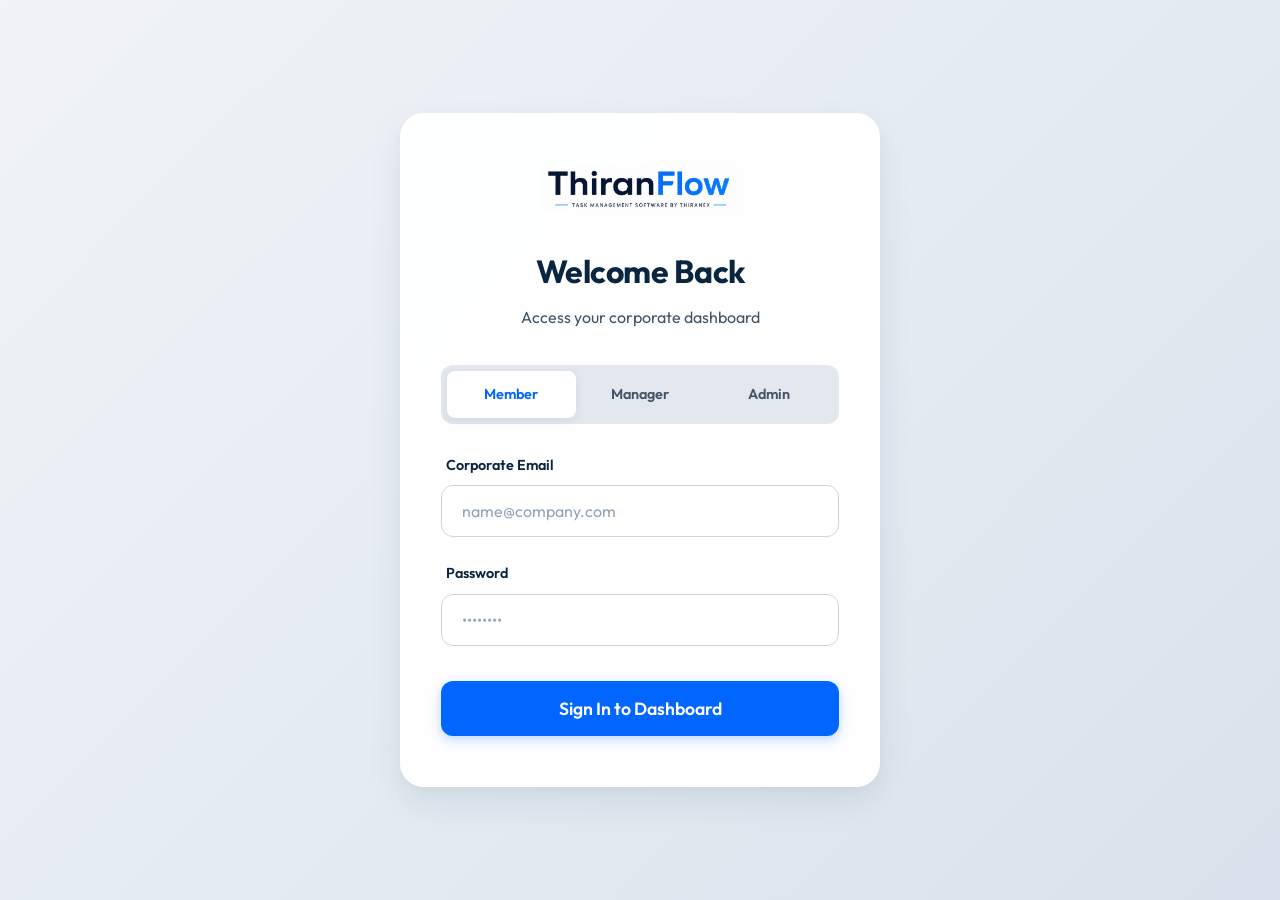
<file: index.html>
<!DOCTYPE html>
<html lang="en">
<head>
    <meta charset="UTF-8">
    <meta name="viewport" content="width=device-width, initial-scale=1.0">
    <title>ThiranFlow by Thirenex - Internal Task Management Portal</title>
    <script>
        // Check authentication state
        const user = localStorage.getItem('teamflow_user');
        if (user) {
            window.location.replace('dashboard.html');
        } else {
            window.location.replace('login.html');
        }
    </script>
    <link rel="icon" type="image/png" href="fav.png">
    <link rel="manifest" href="manifest.json">
</head>
<body>
    <p>Redirecting...</p>
</body>
</html>
</file>
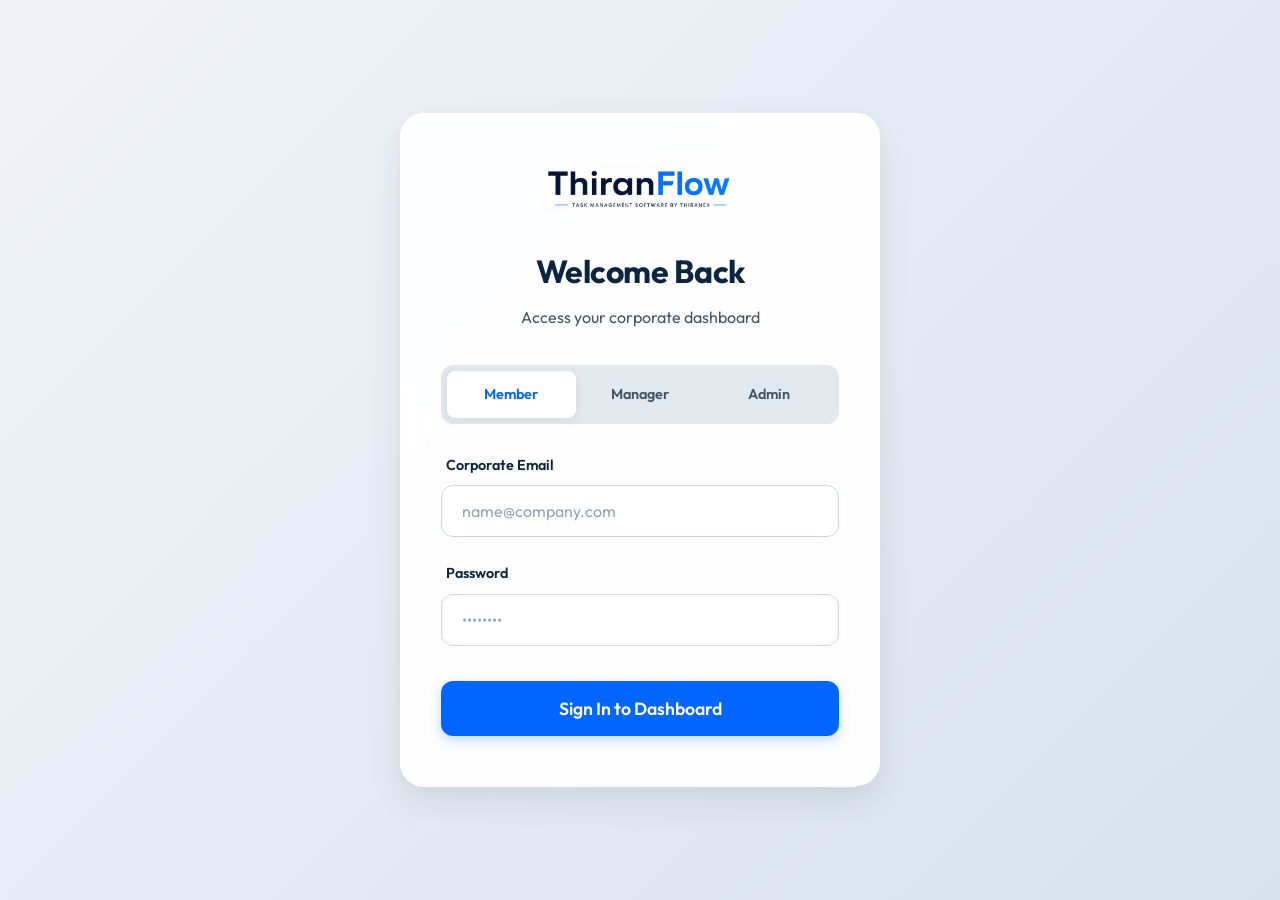
<file: linkedin.html>
<!DOCTYPE html>
<html lang="en">
<head>
    <meta charset="UTF-8">
    <meta name="viewport" content="width=device-width, initial-scale=1.0">
    <title>ThiranFlow by Thirenex - Daily LinkedIn</title>
    <link rel="stylesheet" href="style.css">
    <style>
        .submission-card { max-width: 600px; margin: 0 auto; }
        .status-banner { padding: 15px; border-radius: 6px; margin-bottom: 20px; text-align: center; font-weight: bold; }
        .status-pending { background-color: var(--warning); color: #000; }
        .status-submitted { background-color: var(--success); color: #fff; }
    </style>
    <link rel="icon" type="image/png" href="fav.png">
    <link rel="manifest" href="manifest.json">
</head>
<body>
    <div class="app-container">
        <!-- Sidebar -->
        <aside class="sidebar">
            <div class="sidebar-brand" style="padding: 15px 0; text-align: center;"><img src="logo.png" alt="ThiranFlow Logo" style="max-width: 100%; max-height: 60px;"></div>
            <ul class="sidebar-nav">
                <li><a href="dashboard.html">Dashboard</a></li>
                <li><a href="tasks.html">Tasks</a></li>
                <li><a href="linkedin.html" class="active">Daily LinkedIn</a></li>
                <li class="admin-only d-none"><a href="users.html">Team Members</a></li>
                <li class="admin-only d-none"><a href="reports.html">Reports</a></li>
                <li><a href="profile.html">My Profile</a></li>
            </ul>
        </aside>

        <main class="main-content">
            <header class="top-header">
                <div><span style="font-weight: 500; font-size: 1.1rem;">Daily LinkedIn Post</span></div>
                <div class="header-right">
                    <div style="text-align: right; line-height: 1.2;">
                        <strong id="header-user-name">Loading...</strong><br>
                        <small id="header-user-role" class="text-muted"></small>
                    </div>
                    <button class="btn btn-secondary" id="logout-btn">Logout</button>
                </div>
            </header>

            <div class="content-area">
                <!-- User View -->
                <div id="user-view" class="card submission-card d-none">
                    <h3 style="margin-bottom: 20px;">Today's Submission</h3>
                    <div id="submission-status" class="status-banner status-pending">Status: Checking...</div>
                    
                    <form id="linkedin-form">
                        <div class="form-group">
                            <label>LinkedIn Post URL</label>
                            <input type="url" id="post-url" class="form-control" required placeholder="https://linkedin.com/posts/...">
                        </div>
                        <button type="submit" class="btn btn-primary" id="btn-submit-linkedin" style="width: 100%;">Submit Today's Post</button>
                    </form>
                </div>

                <!-- Admin View -->
                <div id="admin-view" class="d-none">
                    <div style="display:flex; justify-content:space-between; align-items:center; margin-bottom: 20px;">
                        <h3>All LinkedIn Submissions</h3>
                        <input type="date" id="filter-date" class="form-control" style="width: auto;">
                    </div>
                    
                    <div class="card table-responsive">
                        <table>
                            <thead>
                                <tr>
                                    <th>Employee</th>
                                    <th>Status</th>
                                    <th>Post Link</th>
                                    <th>Submitted Time</th>
                                    <th>Actions</th>
                                </tr>
                            </thead>
                            <tbody id="admin-linkedin-tbody">
                                <tr><td colspan="5" style="text-align: center;">Loading data...</td></tr>
                            </tbody>
                        </table>
                    </div>
                </div>
            </div>
        </main>
    </div>

    <script src="api.js"></script>
    <script src="auth.js"></script>
    <script src="linkedin.js"></script>
</body>
</html>
</file>
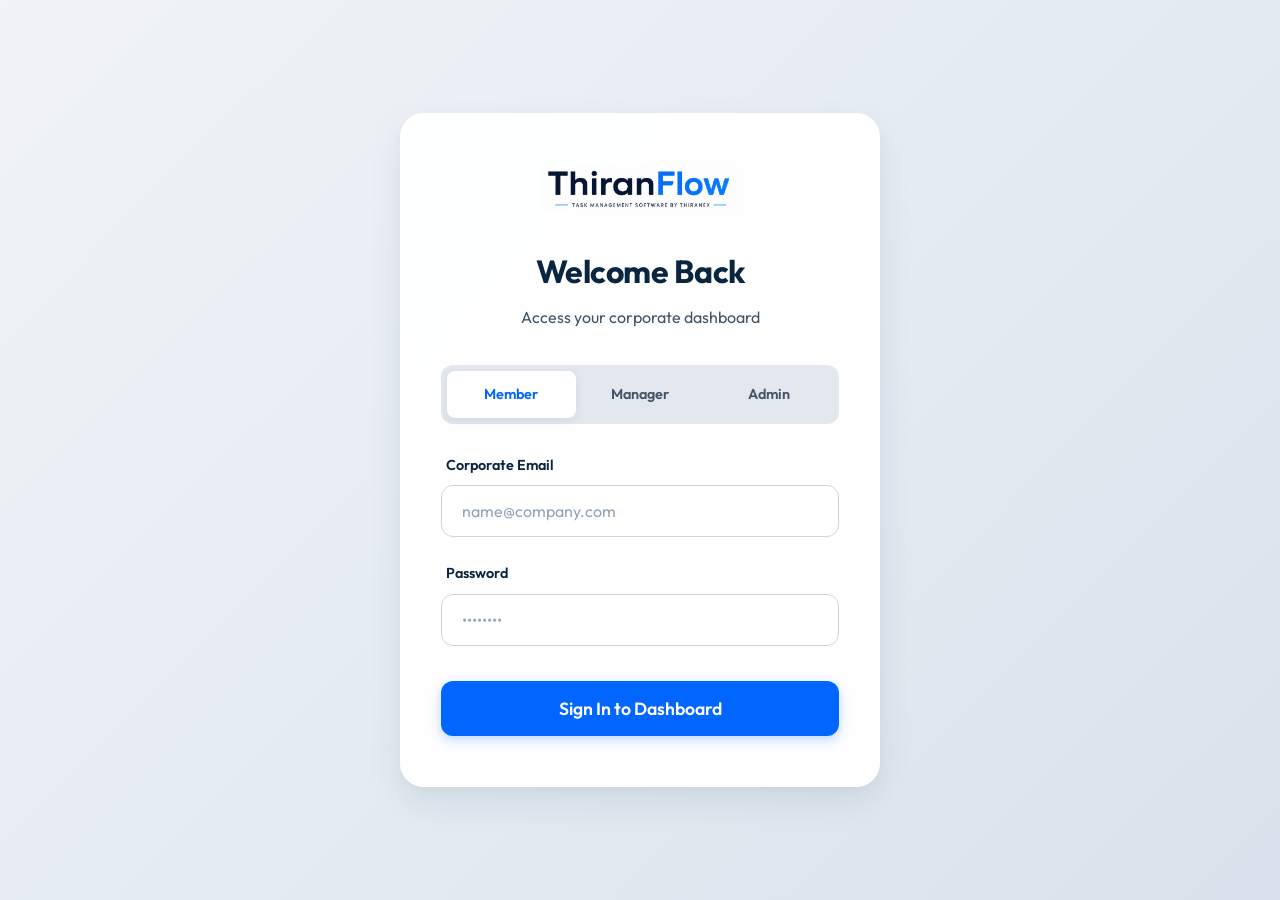
<file: login.html>
<!DOCTYPE html>
<html lang="en">
<head>
    <meta charset="UTF-8">
    <meta name="viewport" content="width=device-width, initial-scale=1.0">
    <title>ThiranFlow by Thirenex - Secure Access</title>
    <link rel="stylesheet" href="style.css">
    <style>
        :root {
            --corp-blue: #0A2540;
            --corp-accent: #0066FF;
            --corp-gray: #425466;
            --corp-bg: #F0F4F8;
            --corp-light: #FFFFFF;
        }
        
        body.login-page {
            display: flex;
            align-items: center;
            justify-content: center;
            min-height: 100vh;
            background: linear-gradient(135deg, var(--corp-bg) 0%, #D9E2EC 100%);
            font-family: var(--font-family);
            margin: 0;
            padding: 20px;
        }

        .glass-card {
            background: rgba(255, 255, 255, 0.95);
            backdrop-filter: blur(20px);
            -webkit-backdrop-filter: blur(20px);
            border: 1px solid rgba(255, 255, 255, 0.8);
            border-radius: 24px;
            box-shadow: 0 15px 35px rgba(10, 37, 64, 0.08), 0 5px 15px rgba(10, 37, 64, 0.03);
            width: 100%;
            max-width: 480px;
            padding: 50px 40px;
            text-align: center;
            color: var(--corp-blue);
            animation: fadeIn 0.6s cubic-bezier(0.16, 1, 0.3, 1);
            position: relative;
            z-index: 1;
        }

        .logo-container {
            margin-bottom: 25px;
        }

        .logo-container img {
            max-width: 200px;
            max-height: 70px;
            object-fit: contain;
            transition: transform 0.3s ease;
        }

        .logo-container img:hover {
            transform: scale(1.03);
        }

        .welcome-text {
            margin-bottom: 35px;
        }

        .welcome-text h2 {
            font-size: 2rem;
            font-weight: 700;
            margin-bottom: 8px;
            letter-spacing: -0.5px;
            color: var(--corp-blue);
        }

        .welcome-text p {
            font-size: 1rem;
            color: var(--corp-gray);
            font-weight: 400;
        }

        .role-tabs {
            display: flex;
            background: #E3E8EE;
            border-radius: 12px;
            padding: 6px;
            margin-bottom: 30px;
        }

        .role-tab {
            flex: 1;
            padding: 12px 10px;
            border-radius: 8px;
            cursor: pointer;
            font-weight: 600;
            font-size: 0.9rem;
            color: var(--corp-gray);
            transition: all 0.3s ease;
            z-index: 1;
        }

        .role-tab:hover {
            color: var(--corp-blue);
        }

        .role-tab.active {
            background: var(--corp-light);
            color: var(--corp-accent);
            box-shadow: 0 2px 8px rgba(10, 37, 64, 0.08);
        }

        .form-group {
            margin-bottom: 25px;
            text-align: left;
            position: relative;
        }

        .form-group label {
            display: block;
            margin-bottom: 8px;
            font-weight: 600;
            font-size: 0.9rem;
            color: var(--corp-blue);
            margin-left: 5px;
        }

        .form-control {
            width: 100%;
            padding: 15px 20px;
            background: var(--corp-light);
            border: 1px solid #CBD5E1;
            border-radius: 12px;
            outline: none;
            font-size: 1rem;
            color: var(--corp-blue);
            transition: all 0.3s ease;
            font-family: inherit;
        }
        
        .form-control::placeholder {
            color: #94A3B8;
        }

        .form-control:focus {
            background: var(--corp-light);
            border-color: var(--corp-accent);
            box-shadow: 0 0 0 4px rgba(0, 102, 255, 0.1);
        }

        .login-btn {
            width: 100%;
            padding: 16px;
            font-size: 1.1rem;
            font-weight: 600;
            background: var(--corp-accent);
            color: #fff;
            border: none;
            border-radius: 12px;
            cursor: pointer;
            transition: all 0.3s ease;
            margin-top: 10px;
            box-shadow: 0 4px 12px rgba(0, 102, 255, 0.25);
            position: relative;
            overflow: hidden;
            font-family: inherit;
        }

        .login-btn::after {
            content: '';
            position: absolute;
            top: 0;
            left: -100%;
            width: 100%;
            height: 100%;
            background: linear-gradient(90deg, transparent, rgba(255,255,255,0.2), transparent);
            transition: left 0.5s ease;
        }

        .login-btn:hover {
            transform: translateY(-2px);
            box-shadow: 0 8px 16px rgba(0, 102, 255, 0.3);
            background: #0052CC;
        }

        .login-btn:hover::after {
            left: 100%;
        }

        .login-btn:disabled {
            background: #CBD5E1;
            color: #64748B;
            cursor: not-allowed;
            box-shadow: none;
            transform: none;
        }

        @keyframes fadeIn {
            from { opacity: 0; transform: translateY(20px); scale: 0.98; }
            to { opacity: 1; transform: translateY(0); scale: 1; }
        }
        
        @media (max-width: 480px) {
            .glass-card {
                padding: 40px 25px;
            }
        }
    </style>
    <link rel="icon" type="image/png" href="fav.png">
    <link rel="manifest" href="manifest.json">
</head>
<body class="login-page">

    <div class="glass-card">
        <div class="logo-container">
            <img src="logo.png" alt="ThiranFlow Logo" onerror="this.src='fav.png'; this.style.maxWidth='80px';">
        </div>

        <div class="welcome-text">
            <h2>Welcome Back</h2>
            <p>Access your corporate dashboard</p>
        </div>

        <div class="role-tabs">
            <div class="role-tab active" data-role="Team Member" id="tab-employee">Member</div>
            <div class="role-tab" data-role="Manager" id="tab-manager">Manager</div>
            <div class="role-tab" data-role="Admin" id="tab-admin">Admin</div>
        </div>
        
        <form id="login-form">
            <div class="form-group">
                <label for="email">Corporate Email</label>
                <input type="email" id="email" class="form-control" required placeholder="name@company.com">
            </div>
            <div class="form-group">
                <label for="password">Password</label>
                <input type="password" id="password" class="form-control" required placeholder="••••••••">
            </div>
            <button type="submit" class="login-btn" id="login-btn">Sign In to Dashboard</button>
        </form>
    </div>

    <script src="api.js"></script>
    <script src="auth.js"></script>
    <script>
        // Check if already logged in
        if (getCurrentUser()) {
            window.location.replace('dashboard.html');
        }

        // Tab Switching Logic
        let selectedRole = 'Team Member';
        const tabs = document.querySelectorAll('.role-tab');
        
        tabs.forEach(tab => {
            tab.addEventListener('click', (e) => {
                tabs.forEach(t => t.classList.remove('active'));
                e.target.classList.add('active');
                selectedRole = e.target.getAttribute('data-role');
            });
        });

        // Form Submit
        document.getElementById('login-form').addEventListener('submit', async (e) => {
            e.preventDefault();
            const email = document.getElementById('email').value;
            const password = document.getElementById('password').value;
            const btn = document.getElementById('login-btn');
            
            btn.innerHTML = '<span style="display:inline-block; animation: pulse 1s infinite;">Authenticating...</span>';
            btn.disabled = true;

            try {
                const response = await fetchAPI({ action: 'login', email, password });
                
                if (response.success && response.data.Role === selectedRole) {
                    localStorage.setItem('teamflow_user', JSON.stringify(response.data));
                    btn.innerHTML = 'Success! Redirecting...';
                    btn.style.background = '#10B981';
                    setTimeout(() => window.location.replace('dashboard.html'), 800);
                } else if (response.success && response.data.Role !== selectedRole) {
                    alert(`Access denied: You are a ${response.data.Role}, but tried to login as ${selectedRole}`);
                    btn.innerHTML = 'Sign In to Dashboard';
                    btn.disabled = false;
                } else {
                    alert(response.message || 'Login failed');
                    btn.innerHTML = 'Sign In to Dashboard';
                    btn.disabled = false;
                }
            } catch (err) {
                alert('Connection error. Please try again.');
                btn.innerHTML = 'Sign In to Dashboard';
                btn.disabled = false;
            }
        });
    </script>
</body>
</html>
</file>
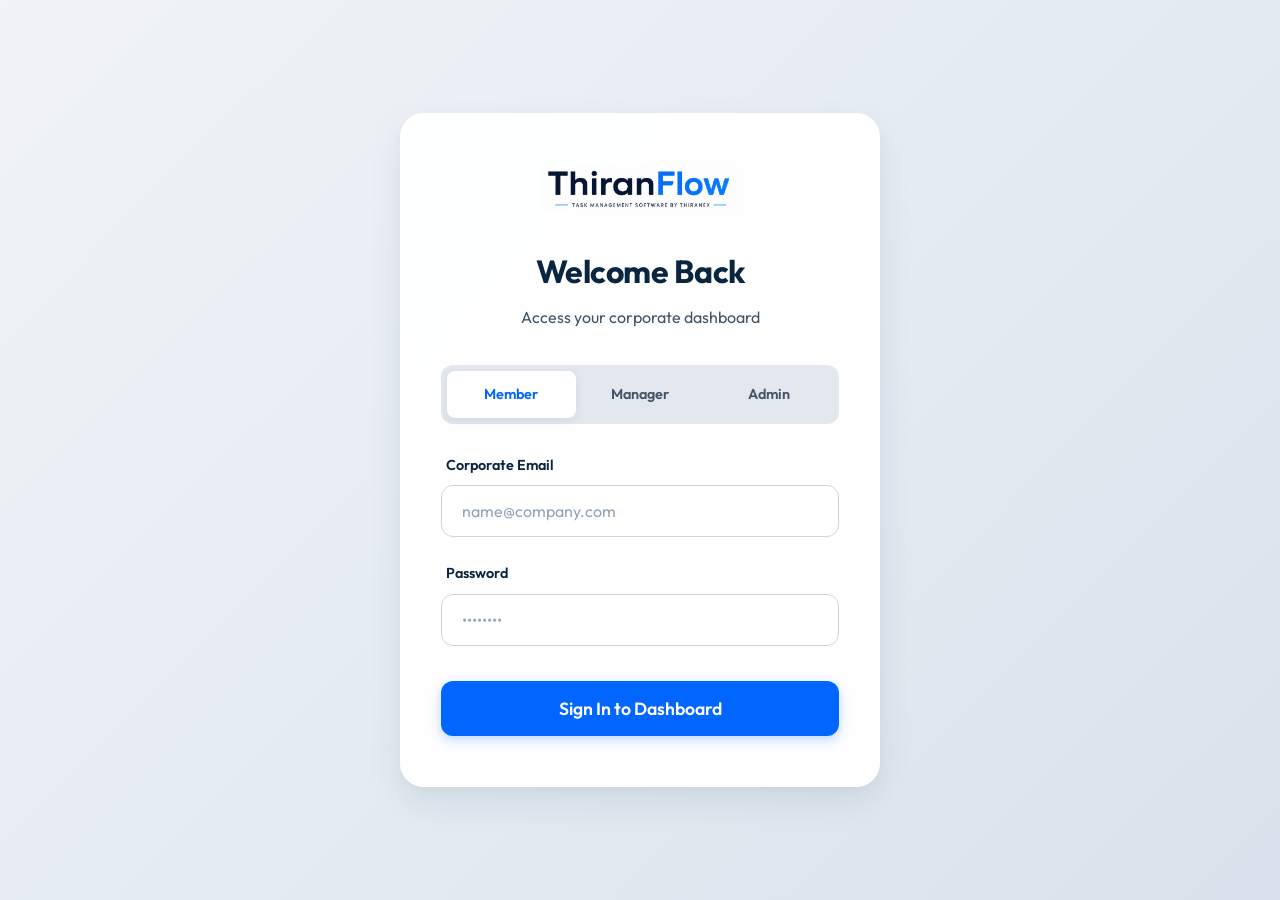
<file: profile.html>
<!DOCTYPE html>
<html lang="en">
<head>
    <meta charset="UTF-8">
    <meta name="viewport" content="width=device-width, initial-scale=1.0">
    <title>ThiranFlow by Thirenex - My Profile</title>
    <link rel="stylesheet" href="style.css">
    <style>
        .profile-card {
            max-width: 600px;
            margin: 0 auto;
            padding: 30px;
        }
        .form-grid {
            display: grid;
            grid-template-columns: 1fr 1fr;
            gap: 20px;
        }
        .form-group-full {
            grid-column: span 2;
        }
        .avatar-lg {
            width: 80px;
            height: 80px;
            border-radius: 50%;
            background: linear-gradient(135deg, var(--primary-blue), #6366F1);
            color: white;
            display: flex;
            align-items: center;
            justify-content: center;
            font-size: 2rem;
            font-weight: 700;
            margin: 0 auto 20px auto;
            box-shadow: var(--shadow-md);
        }
    </style>
    <link rel="icon" type="image/png" href="fav.png">
    <link rel="manifest" href="manifest.json">
</head>
<body>
    <div class="app-container">
        <!-- Sidebar -->
        <aside class="sidebar" id="sidebar">
            <div class="sidebar-brand" style="padding: 15px 0; text-align: center;"><img src="logo.png" alt="ThiranFlow Logo" style="max-width: 100%; max-height: 60px;"></div>
            <ul class="sidebar-nav">
                <li><a href="dashboard.html">Dashboard</a></li>
                <li><a href="tasks.html">Tasks</a></li>
                <li><a href="linkedin.html">Daily LinkedIn</a></li>
                <li class="admin-only d-none"><a href="users.html">Team Members</a></li>
                <li class="admin-only d-none"><a href="reports.html">Reports</a></li>
                <li><a href="profile.html" class="active">My Profile</a></li>
            </ul>
        </aside>

        <!-- Main Content -->
        <main class="main-content">
            <!-- Header -->
            <header class="top-header">
                <div><span style="font-weight: 500; font-size: 1.1rem;">My Profile</span></div>
                <div class="header-right">
                    <div style="text-align: right; line-height: 1.2;">
                        <strong id="header-user-name">Loading...</strong><br>
                        <small id="header-user-role" class="text-muted"></small>
                    </div>
                    <button class="btn btn-secondary" id="logout-btn">Logout</button>
                </div>
            </header>

            <!-- Content Area -->
            <div class="content-area">
                <div class="card glass profile-card">
                    <div id="profile-avatar" class="avatar-lg">U</div>
                    <h2 style="text-align: center; margin-bottom: 24px;">Personal Information</h2>
                    
                    <form id="profile-form">
                        <div class="form-grid">
                            <div class="form-group form-group-full">
                                <label>Full Name</label>
                                <input type="text" id="prof-name" class="form-control" required>
                            </div>

                            <div class="form-group form-group-full">
                                <label>Email Address</label>
                                <input type="email" id="prof-email" class="form-control" required>
                            </div>
                            
                            <div class="form-group">
                                <label>Employee ID</label>
                                <input type="text" id="prof-empid" class="form-control" disabled>
                            </div>
                            
                            <div class="form-group">
                                <label>Role</label>
                                <input type="text" id="prof-role" class="form-control" disabled>
                            </div>
                            
                            <div class="form-group">
                                <label>Department</label>
                                <input type="text" id="prof-dept" class="form-control" disabled>
                            </div>
                            
                            <div class="form-group">
                                <label>Designation</label>
                                <input type="text" id="prof-desig" class="form-control" disabled>
                            </div>

                            <div class="form-group form-group-full" style="margin-top: 10px;">
                                <label>Update Password</label>
                                <input type="password" id="prof-password" class="form-control" placeholder="••••••••">
                                <small class="text-muted">Leave blank to keep your current password</small>
                            </div>
                        </div>

                        <div style="text-align: right; margin-top: 30px;">
                            <button type="submit" class="btn btn-primary" id="btn-save-profile" style="width: 100%;">Save Changes</button>
                        </div>
                    </form>
                </div>
            </div>
        </main>
    </div>

    <!-- Scripts -->
    <script src="api.js"></script>
    <script src="auth.js"></script>
    <script src="profile.js"></script>
</body>
</html>
</file>
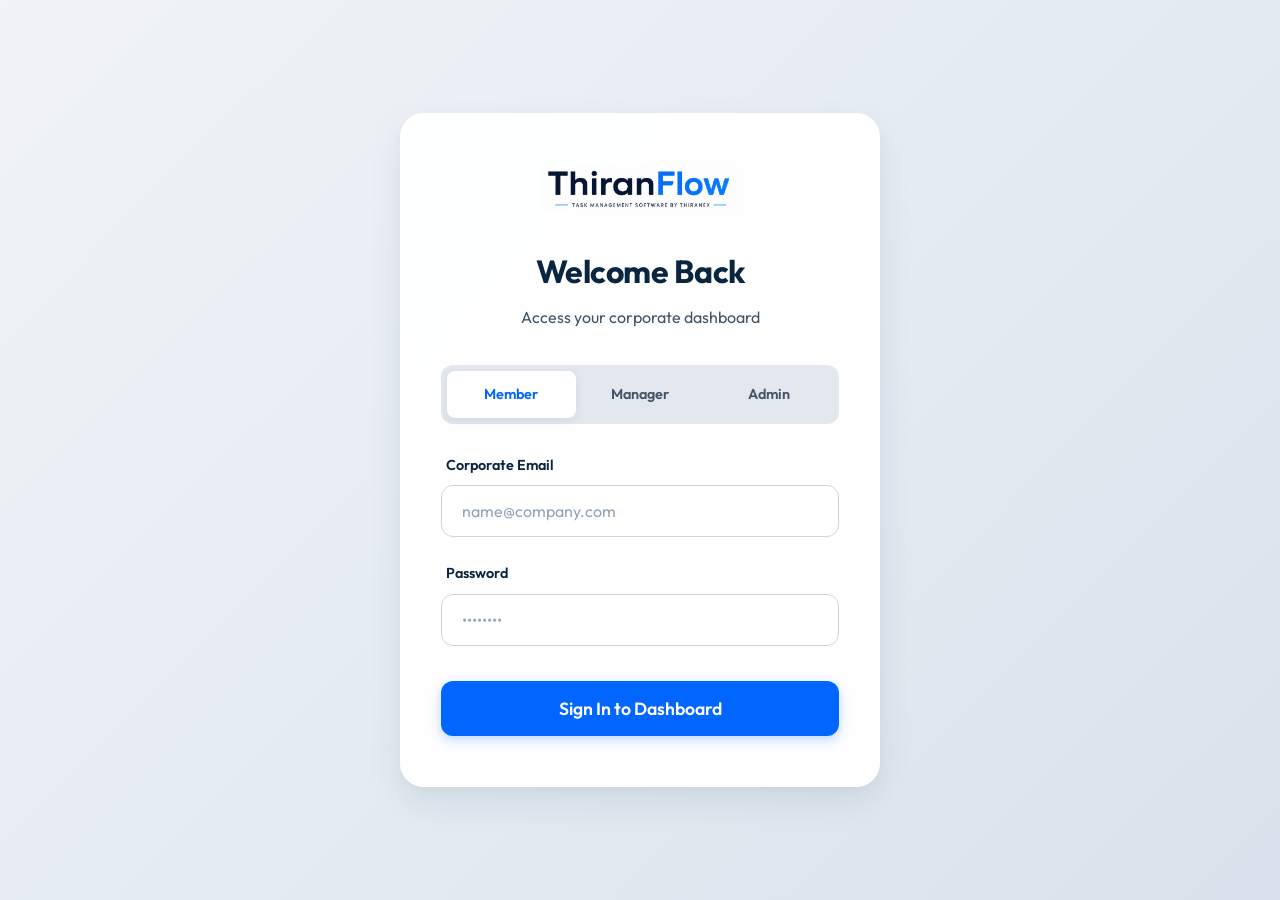
<file: tasks.html>
<!DOCTYPE html>
<html lang="en">
<head>
    <meta charset="UTF-8">
    <meta name="viewport" content="width=device-width, initial-scale=1.0">
    <title>ThiranFlow by Thirenex - Tasks</title>
    <link rel="stylesheet" href="style.css">
    <style>
        .filter-bar { display: flex; gap: 15px; margin-bottom: 20px; align-items: center; flex-wrap: wrap; }
        .modal { display: none; position: fixed; top: 0; left: 0; width: 100%; height: 100%; background: rgba(15, 23, 42, 0.6); backdrop-filter: blur(4px); z-index: 1000; justify-content: center; align-items: center; }
        .modal-content { background: var(--white); padding: 32px; border-radius: var(--card-radius); width: 100%; max-width: 650px; max-height: 90vh; overflow-y: auto; box-shadow: var(--shadow-lg); animation: fadeIn 0.3s ease-out; }
        .modal-header { display: flex; justify-content: space-between; align-items: center; margin-bottom: 24px; padding-bottom: 16px; border-bottom: 1px solid var(--border-color); }
        .close-btn { cursor: pointer; font-size: 1.5rem; font-weight: bold; border: none; background: none; color: var(--text-muted); transition: color 0.2s; }
        .close-btn:hover { color: var(--danger); }
        .form-grid { display: grid; grid-template-columns: 1fr 1fr; gap: 0 20px; }
        .form-group-full { grid-column: span 2; }
        .priority-badge { font-size: 0.75rem; padding: 4px 10px; border-radius: 12px; font-weight: bold; text-transform: uppercase; letter-spacing: 0.5px; }
        .priority-high { background: var(--danger-light); color: var(--danger); }
        .priority-medium { background: var(--warning-light); color: var(--warning); }
        .priority-low { background: var(--info-light); color: var(--info); }
    </style>
    <link rel="icon" type="image/png" href="fav.png">
    <link rel="manifest" href="manifest.json">
</head>
<body>
    <div class="app-container">
        <!-- Sidebar -->
        <aside class="sidebar">
            <div class="sidebar-brand" style="padding: 15px 0; text-align: center;"><img src="logo.png" alt="ThiranFlow Logo" style="max-width: 100%; max-height: 60px;"></div>
            <ul class="sidebar-nav">
                <li><a href="dashboard.html">Dashboard</a></li>
                <li><a href="tasks.html" class="active">Tasks</a></li>
                <li><a href="linkedin.html">Daily LinkedIn</a></li>
                <li class="admin-only d-none"><a href="users.html">Team Members</a></li>
                <li class="admin-only d-none"><a href="reports.html">Reports</a></li>
                <li><a href="profile.html">My Profile</a></li>
            </ul>
        </aside>

        <main class="main-content">
            <header class="top-header">
                <div><span style="font-weight: 500; font-size: 1.1rem;">Task Management</span></div>
                <div class="header-right">
                    <div style="text-align: right; line-height: 1.2;">
                        <strong id="header-user-name">Loading...</strong><br>
                        <small id="header-user-role" class="text-muted"></small>
                    </div>
                    <button class="btn btn-secondary" id="logout-btn">Logout</button>
                </div>
            </header>

            <div class="content-area">
                <div class="filter-bar">
                    <button class="btn btn-primary admin-only d-none" id="btn-create-task">Create Task</button>
                    <select class="form-control" id="filter-status" style="width: 150px;">
                        <option value="">All Statuses</option>
                        <option value="Pending">Pending</option>
                        <option value="In Progress">In Progress</option>
                        <option value="Completed">Completed</option>
                    </select>
                    <input type="text" id="search-task" class="form-control" placeholder="Search tasks..." style="width: 250px;">
                </div>

                <div class="card table-responsive">
                    <table id="tasks-table">
                        <thead>
                            <tr>
                                <th>Task ID</th>
                                <th>Title</th>
                                <th>Priority</th>
                                <th>Deadline</th>
                                <th>Assigned To</th>
                                <th>Status</th>
                                <th>Actions</th>
                            </tr>
                        </thead>
                        <tbody id="tasks-tbody">
                            <tr><td colspan="7" style="text-align: center;">Loading tasks...</td></tr>
                        </tbody>
                    </table>
                </div>
            </div>
        </main>
    </div>

    <!-- Task Modal (Admin Create/Edit, User View/Submit) -->
    <div id="task-modal" class="modal">
        <div class="modal-content">
            <div class="modal-header">
                <h3 id="modal-title">Task Details</h3>
                <button class="close-btn" id="close-modal">&times;</button>
            </div>
            <form id="task-form">
                <input type="hidden" id="task-id">
                
                <div class="form-grid">
                    <div class="form-group form-group-full">
                        <label>Title</label>
                        <input type="text" id="task-title" class="form-control" placeholder="e.g. Design new landing page" required>
                    </div>
                    
                    <div class="form-group form-group-full">
                        <label>Description</label>
                        <textarea id="task-desc" class="form-control" rows="4" placeholder="Detailed description of the task..." required></textarea>
                    </div>
                    
                    <div class="form-group">
                        <label>Priority</label>
                        <select id="task-priority" class="form-control" required>
                            <option value="Low">Low</option>
                            <option value="Medium">Medium</option>
                            <option value="High">High</option>
                        </select>
                    </div>
                    
                    <div class="form-group">
                        <label>Deadline</label>
                        <input type="date" id="task-deadline" class="form-control" required>
                    </div>
                    
                    <div class="form-group form-group-full admin-only-field d-none">
                        <label>Assign To</label>
                        <select id="task-assignee" class="form-control">
                            <option value="">Unassigned</option>
                        </select>
                    </div>
                </div>

                <!-- User Submit Fields -->
                <div id="user-submit-fields" class="d-none" style="margin-top: 20px; padding-top: 20px; border-top: 1px dashed var(--border-color);">
                    <h4 style="margin-bottom: 15px; color: var(--primary-blue);">Submit Work</h4>
                    <div class="form-grid">
                        <div class="form-group form-group-full">
                            <label>Completion Note</label>
                            <textarea id="task-note" class="form-control" rows="2" placeholder="Describe what you completed..."></textarea>
                        </div>
                        <div class="form-group form-group-full">
                            <label>Work Link / Attachment (URL)</label>
                            <input type="url" id="task-link" class="form-control" placeholder="https://...">
                        </div>
                    </div>
                </div>

                <!-- Admin Review Fields -->
                <div id="admin-review-fields" class="d-none" style="margin-top: 20px; padding-top: 20px; border-top: 1px dashed var(--border-color);">
                    <h4 style="margin-bottom: 15px; color: var(--primary-blue);">Review & Rating</h4>
                    <div class="form-grid">
                        <div class="form-group">
                            <label>Rating</label>
                            <div class="star-rating" id="star-rating-container" style="font-size: 1.5rem; color: #ccc; cursor: pointer; display: flex; gap: 5px; user-select: none;">
                                <span data-value="1" class="star">&#9733;</span>
                                <span data-value="2" class="star">&#9733;</span>
                                <span data-value="3" class="star">&#9733;</span>
                                <span data-value="4" class="star">&#9733;</span>
                                <span data-value="5" class="star">&#9733;</span>
                            </div>
                            <input type="hidden" id="task-rating" value="0">
                        </div>
                        <div class="form-group form-group-full">
                            <label>Feedback</label>
                            <textarea id="task-feedback" class="form-control" rows="2" placeholder="Great job on..."></textarea>
                        </div>
                    </div>
                </div>

                <div style="text-align: right; margin-top: 20px; padding-top: 20px; border-top: 1px solid var(--border-color); display: flex; justify-content: flex-end; gap: 10px;">
                    <button type="button" class="btn btn-secondary" id="btn-start-task" style="display:none;">Start Task</button>
                    <button type="button" class="btn btn-secondary" onclick="document.getElementById('task-modal').style.display='none'">Cancel</button>
                    <button type="submit" class="btn btn-primary" id="btn-save-task">Save Task</button>
                </div>
            </form>
        </div>
    </div>

    <script src="api.js"></script>
    <script src="auth.js"></script>
    <script src="tasks.js"></script>
</body>
</html>
</file>
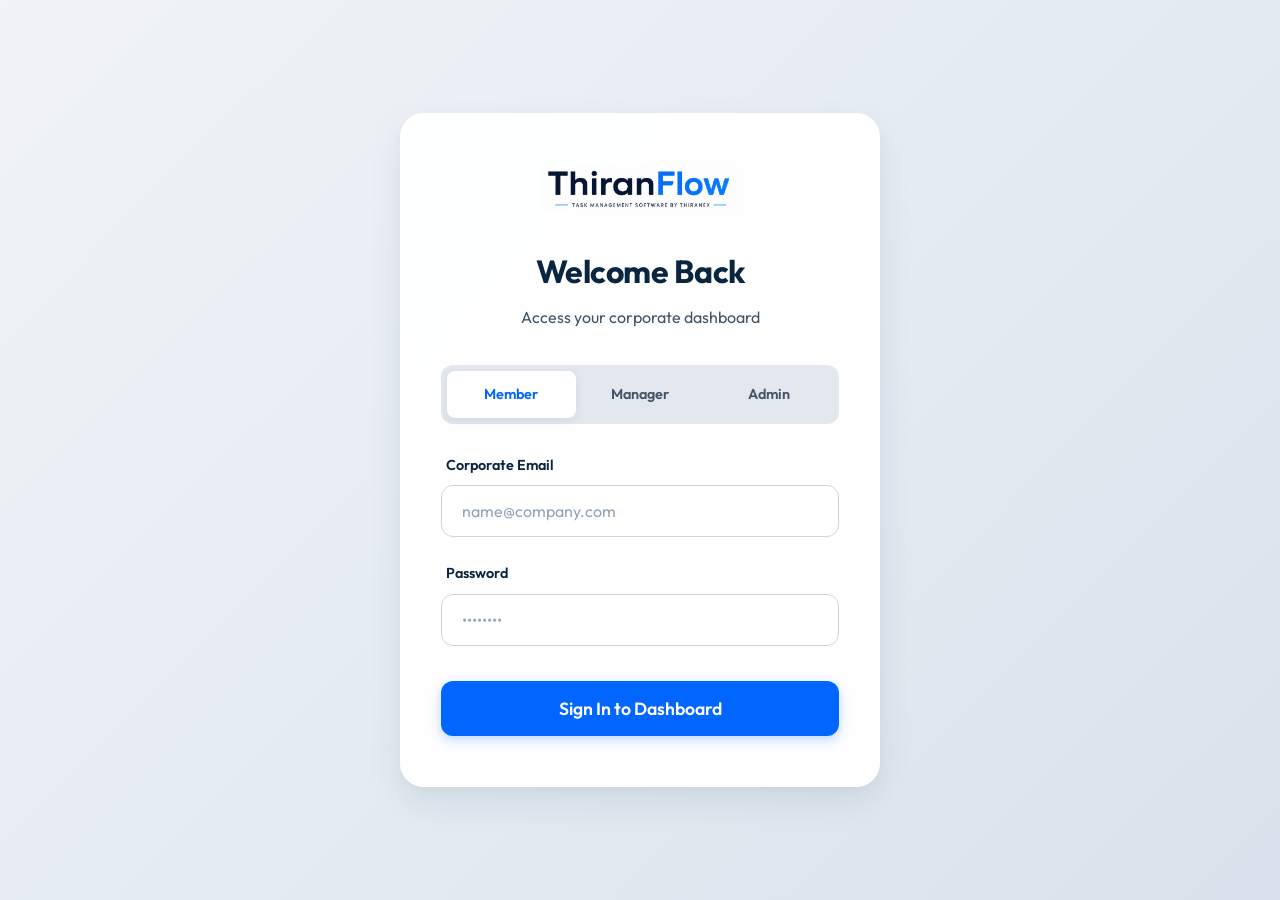
<file: users.html>
<!DOCTYPE html>
<html lang="en">
<head>
    <meta charset="UTF-8">
    <meta name="viewport" content="width=device-width, initial-scale=1.0">
    <title>ThiranFlow by Thirenex - Team Members</title>
    <link rel="stylesheet" href="style.css">
    <style>
        .filter-bar { display: flex; gap: 15px; margin-bottom: 20px; align-items: center; flex-wrap: wrap; }
        .modal { display: none; position: fixed; top: 0; left: 0; width: 100%; height: 100%; background: rgba(15, 23, 42, 0.6); backdrop-filter: blur(4px); z-index: 1000; justify-content: center; align-items: center; }
        .modal-content { background: var(--white); padding: 32px; border-radius: var(--card-radius); width: 100%; max-width: 650px; max-height: 90vh; overflow-y: auto; box-shadow: var(--shadow-lg); animation: fadeIn 0.3s ease-out; }
        .modal-header { display: flex; justify-content: space-between; align-items: center; margin-bottom: 24px; padding-bottom: 16px; border-bottom: 1px solid var(--border-color); }
        .close-btn { cursor: pointer; font-size: 1.5rem; font-weight: bold; border: none; background: none; color: var(--text-muted); transition: color 0.2s; }
        .close-btn:hover { color: var(--danger); }
        .form-grid { display: grid; grid-template-columns: 1fr 1fr; gap: 0 20px; }
        .form-group-full { grid-column: span 2; }
        .avatar-circle { width: 40px; height: 40px; border-radius: 50%; background: var(--primary-blue); color: white; display: inline-flex; align-items: center; justify-content: center; font-weight: bold; font-size: 0.9rem; margin-right: 12px; }
        .user-name-cell { display: flex; align-items: center; font-weight: 600; }
    </style>
    <link rel="icon" type="image/png" href="fav.png">
    <link rel="manifest" href="manifest.json">
</head>
<body>
    <div class="app-container">
        <!-- Sidebar -->
        <aside class="sidebar">
            <div class="sidebar-brand" style="padding: 15px 0; text-align: center;"><img src="logo.png" alt="ThiranFlow Logo" style="max-width: 100%; max-height: 60px;"></div>
            <ul class="sidebar-nav">
                <li><a href="dashboard.html">Dashboard</a></li>
                <li><a href="tasks.html">Tasks</a></li>
                <li><a href="linkedin.html">Daily LinkedIn</a></li>
                <li class="admin-only"><a href="users.html" class="active">Team Members</a></li>
                <li class="admin-only"><a href="reports.html">Reports</a></li>
                <li><a href="profile.html">My Profile</a></li>
            </ul>
        </aside>

        <main class="main-content">
            <header class="top-header">
                <div><span style="font-weight: 500; font-size: 1.1rem;">Team Management</span></div>
                <div class="header-right">
                    <div style="text-align: right; line-height: 1.2;">
                        <strong id="header-user-name">Loading...</strong><br>
                        <small id="header-user-role" class="text-muted"></small>
                    </div>
                    <button class="btn btn-secondary" id="logout-btn">Logout</button>
                </div>
            </header>

            <div class="content-area">
                <div class="filter-bar">
                    <button class="btn btn-primary" id="btn-add-user">Add Team Member</button>
                    <input type="text" id="search-user" class="form-control" placeholder="Search by name or email..." style="width: 300px;">
                </div>

                <div class="card table-responsive">
                    <table>
                        <thead>
                            <tr>
                                <th>Employee ID</th>
                                <th>Name</th>
                                <th>Email</th>
                                <th>Department</th>
                                <th>Role</th>
                                <th>Status</th>
                                <th>Actions</th>
                            </tr>
                        </thead>
                        <tbody id="users-tbody">
                            <tr><td colspan="7" style="text-align: center;">Loading users...</td></tr>
                        </tbody>
                    </table>
                </div>
            </div>
        </main>
    </div>

    <!-- User Modal -->
    <div id="user-modal" class="modal">
        <div class="modal-content">
            <div class="modal-header">
                <h3 id="modal-title">Add Team Member</h3>
                <button class="close-btn" id="close-modal">&times;</button>
            </div>
            <form id="user-form">
                <input type="hidden" id="form-mode" value="create">
                
                <div class="form-grid">
                    <div class="form-group form-group-full">
                        <label>Name</label>
                        <input type="text" id="user-name" class="form-control" placeholder="e.g. Jane Doe" required>
                    </div>

                    <div class="form-group">
                        <label>Employee ID</label>
                        <input type="text" id="user-empid" class="form-control" placeholder="e.g. EMP001" required>
                    </div>
                    
                    <div class="form-group">
                        <label>Email</label>
                        <input type="email" id="user-email" class="form-control" placeholder="e.g. jane@teamflow.com" required>
                    </div>
                    
                    <div class="form-group">
                        <label>Department</label>
                        <input type="text" id="user-dept" class="form-control" placeholder="e.g. Engineering">
                    </div>

                    <div class="form-group">
                        <label>Designation</label>
                        <input type="text" id="user-desig" class="form-control" placeholder="e.g. Developer">
                    </div>

                    <div class="form-group">
                        <label>Role</label>
                        <select id="user-role" class="form-control" required>
                            <option value="Team Member">Team Member</option>
                            <option value="Manager">Manager</option>
                            <option value="Admin">Admin</option>
                        </select>
                    </div>

                    <div class="form-group">
                        <label>Status</label>
                        <select id="user-status" class="form-control" required>
                            <option value="Active">Active</option>
                            <option value="Inactive">Inactive</option>
                        </select>
                    </div>
                    
                    <div class="form-group form-group-full" id="password-group">
                        <label>Password</label>
                        <input type="password" id="user-password" class="form-control" placeholder="••••••••">
                        <small class="text-muted" style="display:inline-block; margin-top:5px;" id="password-hint">Leave blank to keep existing password</small>
                    </div>
                </div>

                <div style="text-align: right; margin-top: 10px; padding-top: 20px; border-top: 1px solid var(--border-color);">
                    <button type="button" class="btn btn-secondary" onclick="document.getElementById('user-modal').style.display='none'" style="margin-right: 10px;">Cancel</button>
                    <button type="submit" class="btn btn-primary" id="btn-save-user">Save Member</button>
                </div>
            </form>
        </div>
    </div>

    <script src="api.js"></script>
    <script src="auth.js"></script>
    <script src="users.js"></script>
</body>
</html>
</file>
<file: style.css>
@import url('https://fonts.googleapis.com/css2?family=Outfit:wght@300;400;500;600;700;800&display=swap');

/* Global Variables for Premium Theme */
:root {
    --primary-blue: #4F46E5;      /* Indigo 600 */
    --primary-hover: #4338CA;     /* Indigo 700 */
    --light-blue: #EEF2FF;        /* Indigo 50 */
    --dark-blue: #1E1B4B;         /* Indigo 950 - Sidebar */
    --sidebar-hover: #312E81;     /* Indigo 900 */
    --sidebar-active: #4F46E5;
    
    --bg-color: #F8FAFC;          /* Slate 50 */
    --white: #FFFFFF;
    
    --text-main: #0F172A;         /* Slate 900 */
    --text-muted: #64748B;        /* Slate 500 */
    --border-color: #E2E8F0;      /* Slate 200 */
    
    --success: #10B981;           /* Emerald 500 */
    --success-light: #D1FAE5;
    --warning: #F59E0B;           /* Amber 500 */
    --warning-light: #FEF3C7;
    --danger: #EF4444;            /* Red 500 */
    --danger-light: #FEE2E2;
    --info: #3B82F6;              /* Blue 500 */
    --info-light: #DBEAFE;
    
    --font-family: 'Outfit', -apple-system, BlinkMacSystemFont, "Segoe UI", Roboto, "Helvetica Neue", Arial, sans-serif;
    --card-radius: 16px;
    --btn-radius: 10px;
    --transition-speed: 0.3s;
    
    --shadow-sm: 0 1px 2px 0 rgba(0, 0, 0, 0.05);
    --shadow-md: 0 4px 6px -1px rgba(0, 0, 0, 0.1), 0 2px 4px -1px rgba(0, 0, 0, 0.06);
    --shadow-lg: 0 10px 15px -3px rgba(0, 0, 0, 0.1), 0 4px 6px -2px rgba(0, 0, 0, 0.05);
    --shadow-hover: 0 20px 25px -5px rgba(0, 0, 0, 0.1), 0 10px 10px -5px rgba(0, 0, 0, 0.04);
}

[data-theme="dark"] {
    --bg-color: #0F172A;          /* Slate 900 */
    --white: #1E293B;             /* Slate 800 */
    
    --text-main: #F8FAFC;         /* Slate 50 */
    --text-muted: #94A3B8;        /* Slate 400 */
    --border-color: #334155;      /* Slate 700 */
    
    --shadow-sm: 0 1px 2px 0 rgba(0, 0, 0, 0.3);
    --shadow-md: 0 4px 6px -1px rgba(0, 0, 0, 0.4), 0 2px 4px -1px rgba(0, 0, 0, 0.2);
    --shadow-lg: 0 10px 15px -3px rgba(0, 0, 0, 0.4), 0 4px 6px -2px rgba(0, 0, 0, 0.2);
    --shadow-hover: 0 20px 25px -5px rgba(0, 0, 0, 0.5), 0 10px 10px -5px rgba(0, 0, 0, 0.3);
}

* {
    margin: 0;
    padding: 0;
    box-sizing: border-box;
}

body {
    font-family: var(--font-family);
    background-color: var(--bg-color);
    color: var(--text-main);
    line-height: 1.6;
    -webkit-font-smoothing: antialiased;
    -moz-osx-font-smoothing: grayscale;
}

/* Custom Scrollbar */
::-webkit-scrollbar {
    width: 8px;
    height: 8px;
}
::-webkit-scrollbar-track {
    background: transparent;
}
::-webkit-scrollbar-thumb {
    background: #CBD5E1;
    border-radius: 4px;
}
::-webkit-scrollbar-thumb:hover {
    background: #94A3B8;
}

/* Glassmorphism utilities */
.glass {
    background: rgba(255, 255, 255, 0.7);
    backdrop-filter: blur(12px);
    -webkit-backdrop-filter: blur(12px);
    border: 1px solid rgba(255, 255, 255, 0.4);
    box-shadow: var(--shadow-md);
}

[data-theme="dark"] .glass {
    background: rgba(30, 41, 59, 0.7);
    border-color: rgba(255, 255, 255, 0.1);
}

/* Layout */
.app-container {
    display: flex;
    min-height: 100vh;
    animation: fadeIn 0.5s ease-out;
}

/* Sidebar */
.sidebar {
    width: 260px;
    background: linear-gradient(180deg, var(--dark-blue) 0%, #111827 100%);
    color: var(--white);
    display: flex;
    flex-direction: column;
    position: fixed;
    height: 100vh;
    transition: width var(--transition-speed);
    z-index: 1000;
    box-shadow: 4px 0 24px rgba(0,0,0,0.1);
}

.sidebar-brand {
    padding: 24px 20px;
    font-size: 1.75rem;
    font-weight: 800;
    letter-spacing: -0.5px;
    display: flex;
    align-items: center;
    gap: 10px;
    border-bottom: 1px solid rgba(255,255,255,0.05);
    background: linear-gradient(90deg, #fff, #9ca3af);
    -webkit-background-clip: text;
    -webkit-text-fill-color: transparent;
}

.sidebar-nav {
    flex: 1;
    list-style: none;
    padding: 20px 10px;
    overflow-y: auto;
}

.sidebar-nav li {
    margin-bottom: 8px;
}

.sidebar-nav a {
    display: flex;
    align-items: center;
    padding: 12px 16px;
    color: rgba(255,255,255,0.7);
    text-decoration: none;
    border-radius: var(--btn-radius);
    transition: all 0.2s ease-in-out;
    font-weight: 500;
}

.sidebar-nav a:hover {
    background-color: var(--sidebar-hover);
    color: var(--white);
    transform: translateX(4px);
}

.sidebar-nav a.active {
    background-color: var(--sidebar-active);
    color: var(--white);
    box-shadow: 0 4px 12px rgba(79, 70, 229, 0.4);
}

/* Main Content Area */
.main-content {
    flex: 1;
    margin-left: 260px;
    display: flex;
    flex-direction: column;
    background-color: var(--bg-color);
}

/* Header */
.top-header {
    height: 70px;
    background-color: var(--white);
    backdrop-filter: blur(12px);
    border-bottom: 1px solid var(--border-color);
    display: flex;
    align-items: center;
    justify-content: space-between;
    padding: 0 30px;
    position: sticky;
    top: 0;
    z-index: 10;
    box-shadow: 0 1px 2px rgba(0,0,0,0.02);
}

[data-theme="dark"] .top-header {
    background-color: rgba(30, 41, 59, 0.85);
    box-shadow: 0 1px 2px rgba(0,0,0,0.2);
}

.header-right {
    display: flex;
    align-items: center;
    gap: 20px;
}

#header-user-name {
    font-weight: 600;
    color: var(--text-main);
}

#header-user-role {
    font-size: 0.8rem;
    font-weight: 500;
    text-transform: uppercase;
    letter-spacing: 0.5px;
}

/* Content Padding */
.content-area {
    padding: 30px;
    flex: 1;
    max-width: 1600px;
    margin: 0 auto;
    width: 100%;
}

/* Cards */
.card {
    background-color: var(--white);
    border-radius: var(--card-radius);
    padding: 24px;
    box-shadow: var(--shadow-md);
    margin-bottom: 24px;
    border: 1px solid rgba(0,0,0,0.02);
    transition: transform var(--transition-speed), box-shadow var(--transition-speed);
}

.card:hover {
    transform: translateY(-2px);
    box-shadow: var(--shadow-lg);
}

[data-theme="dark"] .card {
    background-color: var(--white);
    border-color: var(--border-color);
}

/* Buttons */
.btn {
    padding: 10px 18px;
    border: none;
    border-radius: var(--btn-radius);
    cursor: pointer;
    font-weight: 600;
    font-size: 0.95rem;
    transition: all 0.2s ease;
    display: inline-flex;
    align-items: center;
    justify-content: center;
    gap: 8px;
    letter-spacing: 0.2px;
}

.btn-primary {
    background: linear-gradient(135deg, var(--primary-blue), #6366F1);
    color: var(--white);
    box-shadow: 0 4px 12px rgba(79, 70, 229, 0.3);
}

.btn-primary:hover {
    background: linear-gradient(135deg, var(--primary-hover), #4F46E5);
    box-shadow: 0 6px 16px rgba(79, 70, 229, 0.4);
    transform: translateY(-1px);
}

.btn-secondary {
    background-color: var(--white);
    color: var(--text-main);
    border: 1px solid var(--border-color);
    box-shadow: var(--shadow-sm);
}

.btn-secondary:hover {
    background-color: var(--bg-color);
    border-color: #CBD5E1;
}

.btn-danger {
    background-color: #FEF2F2;
    color: var(--danger);
    border: 1px solid #FEE2E2;
}

.btn-danger:hover {
    background-color: var(--danger);
    color: var(--white);
}

/* Forms */
.form-group {
    margin-bottom: 20px;
    position: relative;
}

.form-group label {
    display: block;
    margin-bottom: 8px;
    font-weight: 600;
    font-size: 0.9rem;
    color: var(--text-main);
}

.form-control {
    width: 100%;
    padding: 12px 16px;
    border: 1.5px solid var(--border-color);
    border-radius: var(--btn-radius);
    outline: none;
    font-family: var(--font-family);
    font-size: 0.95rem;
    transition: all var(--transition-speed);
    background-color: #F8FAFC;
}

.form-control:focus {
    border-color: var(--primary-blue);
    background-color: var(--white);
    box-shadow: 0 0 0 4px rgba(79, 70, 229, 0.1);
}

[data-theme="dark"] .form-control {
    background-color: var(--bg-color);
    color: var(--text-main);
}
[data-theme="dark"] .form-control:focus {
    background-color: var(--white);
}

/* Badges */
.badge {
    padding: 6px 12px;
    border-radius: 20px;
    font-size: 0.75rem;
    font-weight: 700;
    text-transform: uppercase;
    letter-spacing: 0.5px;
    display: inline-block;
}

.badge-pending { background-color: var(--warning-light); color: var(--warning); }
.badge-inprogress { background-color: var(--info-light); color: var(--info); }
.badge-completed { background-color: var(--success-light); color: var(--success); }

/* Tables */
.table-responsive {
    overflow-x: auto;
    border-radius: var(--card-radius);
    box-shadow: var(--shadow-sm);
    border: 1px solid var(--border-color);
    background: var(--white);
}

table {
    width: 100%;
    border-collapse: separate;
    border-spacing: 0;
}

th, td {
    padding: 16px 20px;
    text-align: left;
    border-bottom: 1px solid var(--border-color);
}

th {
    background-color: #F8FAFC;
    font-weight: 600;
    color: var(--text-muted);
    font-size: 0.85rem;
    text-transform: uppercase;
    letter-spacing: 0.5px;
}

tbody tr {
    transition: background-color 0.2s ease;
}

tbody tr:hover {
    background-color: #F8FAFC;
}

[data-theme="dark"] tbody tr:hover {
    background-color: rgba(255, 255, 255, 0.02);
}
[data-theme="dark"] th {
    background-color: var(--bg-color);
}

tbody tr:last-child td {
    border-bottom: none;
}

/* Utility */
.d-none { display: none !important; }
.text-muted { color: var(--text-muted); }

/* Animations */
@keyframes fadeIn {
    from { opacity: 0; transform: translateY(10px); }
    to { opacity: 1; transform: translateY(0); }
}

@keyframes pulse {
    0% { transform: scale(1); }
    50% { transform: scale(1.05); }
    100% { transform: scale(1); }
}

/* Responsive */
@media (max-width: 992px) {
    .sidebar { width: 0; overflow: hidden; }
    .main-content { margin-left: 0; }
    .sidebar.mobile-open { width: 260px; }
}
</file>
